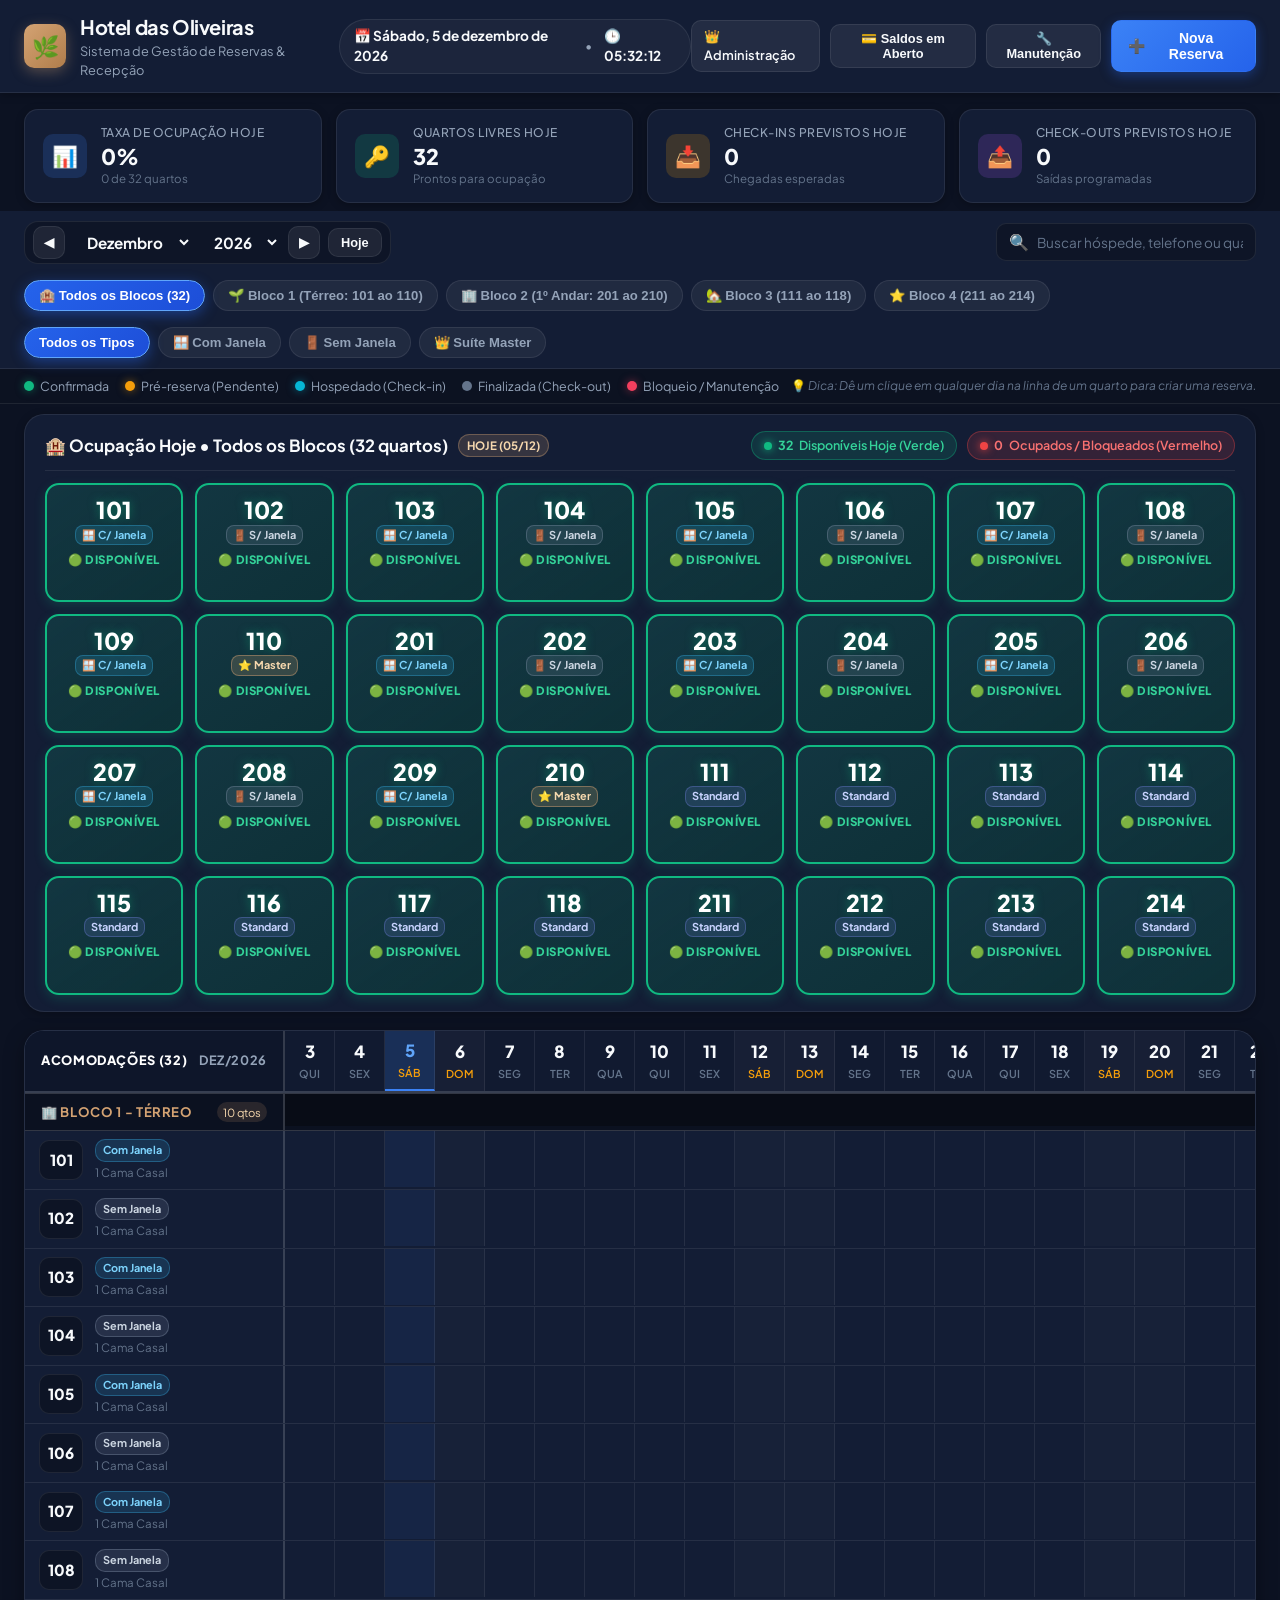
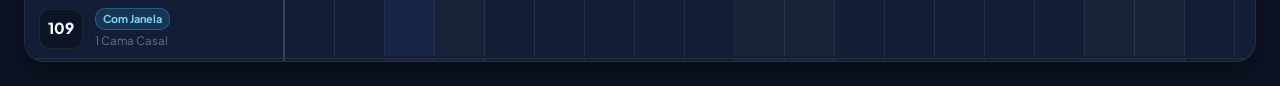
<file: index.html>
<!DOCTYPE html>
<html lang="pt-BR">

<head>
    <meta charset="UTF-8">
    <meta name="viewport" content="width=device-width, initial-scale=1.0">
    <title>Hotel das Oliveiras - Sistema de Gestão e Reservas (PMS)</title>
    <link rel="stylesheet" href="css/main.css">
    <link rel="stylesheet" href="css/timeline.css">
    <link rel="preconnect" href="https://fonts.googleapis.com">
    <link rel="preconnect" href="https://fonts.gstatic.com" crossorigin>
</head>

<body>

    <!-- ==========================================================================
         CABEÇALHO SUPERIOR (NAVBAR)
         ========================================================================== -->
    <header class="top-header">
        <div class="brand-container">
            <div class="brand-icon">🌿</div>
            <div class="brand-info">
                <h1>
                    Hotel das Oliveiras
                </h1>
                <p>Sistema de Gestão de Reservas & Recepção</p>
            </div>
        </div>

        <div class="header-clock-date">
            <span>📅 <strong id="headerCurrentDate">-</strong></span>
            <span>•</span>
            <span>🕒 <strong id="headerCurrentTime">--:--:--</strong></span>
        </div>
        <script>
            (function updateImmediateClock() {
                try {
                    const now = new Date();
                    const d = now.toLocaleDateString('pt-BR', { weekday: 'long', day: 'numeric', month: 'long', year: 'numeric' });
                    const t = now.toLocaleTimeString('pt-BR', { hour: '2-digit', minute: '2-digit', second: '2-digit', hour12: false });
                    const dateEl = document.getElementById('headerCurrentDate');
                    const timeEl = document.getElementById('headerCurrentTime');
                    if (dateEl && d) dateEl.textContent = d.charAt(0).toUpperCase() + d.slice(1);
                    if (timeEl && t) timeEl.textContent = t;
                } catch (e) { }
            })();
        </script>

        <div class="header-actions">
            <a href="admin.html" class="btn btn-secondary btn-sm" id="btnGoToAdmin" title="Acessar painel administrativo do hotel" style="text-decoration: none; display: inline-flex; align-items: center; gap: 4px;">
                👑 Administração
            </a>
            <button type="button" class="btn btn-secondary btn-sm" id="btnOpenReceivables" title="Consultar notas com saldo pendente">
                💳 Saldos em Aberto <span id="headerReceivablesBadge" style="display: none; background: #f59e0b; color: #111827; border-radius: 10px; padding: 1px 6px; font-size: 0.7rem; font-weight: 800; margin-left: 3px;">0</span>
            </button>
            <button class="btn btn-secondary btn-sm" id="btnNewBlock" title="Gestão de manutenção e interdição de quartos">
                🔧 Manutenção <span id="headerMaintenanceBadge" style="display: none; background: #ef4444; color: #fff; border-radius: 10px; padding: 1px 6px; font-size: 0.7rem; font-weight: 800; margin-left: 3px;">0</span>
            </button>
            <button class="btn btn-primary" id="btnNewReservation" onclick="window.openNewReservationWizard()">
                <span>➕</span> Nova Reserva
            </button>
        </div>
    </header>

    <!-- ==========================================================================
         CARDS DE INDICADORES (KPI DASHBOARD DA RECEPÇÃO)
         ========================================================================== -->
    <section class="dashboard-kpi-container" aria-label="Indicadores da Recepção">
        <div class="kpi-card">
            <div class="kpi-icon occupancy">📊</div>
            <div class="kpi-details">
                <span class="kpi-label">Taxa de Ocupação Hoje</span>
                <span class="kpi-value" id="kpiOccupancyRate">0%</span>
                <span class="kpi-subtext" id="kpiOccupancySubtext">0 de 32 quartos</span>
            </div>
        </div>

        <div class="kpi-card">
            <div class="kpi-icon rooms">🔑</div>
            <div class="kpi-details">
                <span class="kpi-label">Quartos Livres Hoje</span>
                <span class="kpi-value" id="kpiAvailableRooms">32</span>
                <span class="kpi-subtext">Prontos para ocupação</span>
            </div>
        </div>

        <div class="kpi-card">
            <div class="kpi-icon checkin">📥</div>
            <div class="kpi-details">
                <span class="kpi-label">Check-ins Previstos Hoje</span>
                <span class="kpi-value" id="kpiCheckInsToday">0</span>
                <span class="kpi-subtext">Chegadas esperadas</span>
            </div>
        </div>

        <div class="kpi-card">
            <div class="kpi-icon checkout">📤</div>
            <div class="kpi-details">
                <span class="kpi-label">Check-outs Previstos Hoje</span>
                <span class="kpi-value" id="kpiCheckOutsToday">0</span>
                <span class="kpi-subtext">Saídas programadas</span>
            </div>
        </div>
    </section>

    <!-- ==========================================================================
         BARRA DE CONTROLE TEMPORAL E FILTROS
         ========================================================================== -->
    <nav class="controls-toolbar" aria-label="Controles do Calendário">
        <div class="date-navigator">
            <button class="btn btn-secondary btn-icon-only btn-sm" id="btnPrevMonth" title="Mês Anterior">◀</button>
            <select id="selectMonth" aria-label="Selecionar Mês">
                <option value="0">Janeiro</option>
                <option value="1">Fevereiro</option>
                <option value="2">Março</option>
                <option value="3">Abril</option>
                <option value="4">Maio</option>
                <option value="5">Junho</option>
                <option value="6">Julho</option>
                <option value="7">Agosto</option>
                <option value="8">Setembro</option>
                <option value="9">Outubro</option>
                <option value="10">Novembro</option>
                <option value="11">Dezembro</option>
            </select>
            <select id="selectYear" aria-label="Selecionar Ano">
                <!-- Preenchido via JS -->
            </select>
            <button class="btn btn-secondary btn-icon-only btn-sm" id="btnNextMonth" title="Próximo Mês">▶</button>
            <button class="btn btn-secondary btn-sm" id="btnToday">Hoje</button>
        </div>

        <div class="search-box">
            <span>🔍</span>
            <input type="text" id="inputSearch" placeholder="Buscar hóspede, telefone ou quarto..." />
        </div>

        <div class="filters-group" id="blockFilters">
            <button type="button" class="filter-btn active" data-block="all" onclick="window.setBlockFilter('all')">
                🏨 Todos os Blocos (32)
            </button>
            <button type="button" class="filter-btn" data-block="bloco-1" onclick="window.setBlockFilter('bloco-1')">
                🌱 Bloco 1 (Térreo: 101 ao 110)
            </button>
            <button type="button" class="filter-btn" data-block="bloco-2" onclick="window.setBlockFilter('bloco-2')">
                🏢 Bloco 2 (1º Andar: 201 ao 210)
            </button>
            <button type="button" class="filter-btn" data-block="bloco-3" onclick="window.setBlockFilter('bloco-3')">
                🏡 Bloco 3 (111 ao 118)
            </button>
            <button type="button" class="filter-btn" data-block="bloco-4" onclick="window.setBlockFilter('bloco-4')">
                ⭐ Bloco 4 (211 ao 214)
            </button>
        </div>

        <div class="filters-group" id="typeFilters">
            <button type="button" class="filter-btn active" data-type="all" onclick="window.setTypeFilter('all')">Todos
                os Tipos</button>
            <button type="button" class="filter-btn" data-type="com_janela"
                onclick="window.setTypeFilter('com_janela')">🪟 Com Janela</button>
            <button type="button" class="filter-btn" data-type="sem_janela"
                onclick="window.setTypeFilter('sem_janela')">🚪 Sem Janela</button>
            <button type="button" class="filter-btn" data-type="suite_master"
                onclick="window.setTypeFilter('suite_master')">👑 Suíte Master</button>
        </div>
    </nav>

    <!-- ==========================================================================
         LEGENDA DE STATUS
         ========================================================================== -->
    <div class="status-legend-bar">
        <div class="legend-items">
            <div class="legend-item">
                <span class="legend-color-dot confirmada"></span>
                <span>Confirmada</span>
            </div>
            <div class="legend-item">
                <span class="legend-color-dot pendente"></span>
                <span>Pré-reserva (Pendente)</span>
            </div>
            <div class="legend-item">
                <span class="legend-color-dot hospedado"></span>
                <span>Hospedado (Check-in)</span>
            </div>
            <div class="legend-item">
                <span class="legend-color-dot finalizada"></span>
                <span>Finalizada (Check-out)</span>
            </div>
            <div class="legend-item">
                <span class="legend-color-dot bloqueio"></span>
                <span>Bloqueio / Manutenção</span>
            </div>
        </div>
        <div style="color: var(--text-muted); font-size: 0.75rem;">
            💡 <em>Dica: Dê um clique em qualquer dia na linha de um quarto para criar uma reserva.</em>
        </div>
    </div>

    <!-- ==========================================================================
         PAINEL DE QUADRADOS DE OCUPAÇÃO RÁPIDA (HOJE)
         Verde = Disponível para Reserva Hoje | Vermelho = Ocupado / Indisponível
         ========================================================================== -->
    <section class="room-status-overview-section" id="roomStatusOverviewSection" aria-label="Status de Ocupação Hoje">
        <div class="room-status-overview-header">
            <div class="overview-title-group">
                <h3 id="roomStatusGridTitle">🏨 Ocupação Hoje • Todos os Blocos</h3>
                <span class="overview-date-badge" id="roomStatusDateBadge">Hoje</span>
            </div>
            <div class="overview-legend-badges">
                <span class="badge-status-pill available">
                    <span class="dot"></span>
                    <strong id="countAvailableToday">0</strong> Disponíveis Hoje (Verde)
                </span>
                <span class="badge-status-pill occupied">
                    <span class="dot"></span>
                    <strong id="countOccupiedToday">0</strong> Ocupados / Bloqueados (Vermelho)
                </span>
            </div>
        </div>

        <div class="rooms-squares-grid" id="roomsSquaresGrid">
            <!-- Preenchido dinamicamente com os quadrados verdes e vermelhos -->
        </div>
    </section>

    <!-- ==========================================================================
         TIMELINE PRINCIPAL (MAPA DE OCUPAÇÃO)
         ========================================================================== -->
    <main class="timeline-section">
        <div class="timeline-wrapper-card">
            <div class="timeline-scroll-container" id="timelineScrollContainer">
                <div class="timeline-table" id="timelineTable">
                    <!-- Gerado dinamicamente via JS -->
                </div>
            </div>
        </div>
    </main>

    <!-- ==========================================================================
         MODAL: NOVA RESERVA / EDITAR RESERVA
         ========================================================================== -->
    <div class="modal-overlay" id="reservationModal" role="dialog" aria-modal="true">
        <div class="modal-card modal-lg">
            <div class="modal-header">
                <div style="display: flex; align-items: center; gap: 10px; flex-wrap: wrap;">
                    <h3 id="modalReservationTitle">➕ Nova Reserva</h3>
                    <span id="badgeModalNota" style="display: none; background: rgba(212, 163, 115, 0.18); color: var(--text-gold); border: 1px solid var(--accent-gold); padding: 3px 10px; border-radius: 8px; font-weight: 800; font-size: 0.85rem; letter-spacing: 0.05em;"></span>
                </div>
                <button class="modal-close-btn" id="btnCloseResModal" aria-label="Fechar">&times;</button>
            </div>

            <form id="reservationForm">
                <input type="hidden" id="resId" />

                <div class="modal-body">
                    <!-- Banner de Informação da Nota quando existente -->
                    <div id="resNotaInfoBanner" style="display: none; background: rgba(212, 163, 115, 0.12); border: 1px solid rgba(212, 163, 115, 0.35); border-radius: 8px; padding: 8px 14px; margin-bottom: 12px; align-items: center; justify-content: space-between;">
                        <span style="font-size: 0.82rem; color: #f1f5f9;">📄 <strong>Número da Nota da Reserva:</strong></span>
                        <span id="displayResNumeroNota" style="font-size: 1rem; font-weight: 800; color: var(--accent-gold); letter-spacing: 0.05em;"></span>
                    </div>

                    <!-- PASSO 1: DATAS DE HOSPEDAGEM -->
                    <div class="wizard-step-banner">
                        <span class="step-badge">1</span>
                        <div class="step-text">
                            <h4>Datas da Estadia Desejada</h4>
                            <p>Informe a data de entrada e saída para verificar os apartamentos livres</p>
                        </div>
                    </div>

                    <div class="form-grid-3">
                        <div class="form-group">
                            <label for="resCheckIn">📅 Data de Check-in (Entrada) <span
                                    class="required">*</span></label>
                            <input type="date" id="resCheckIn" class="form-input" required />
                        </div>

                        <div class="form-group">
                            <label for="resCheckOut">📅 Data de Check-out (Saída) <span
                                    class="required">*</span></label>
                            <input type="date" id="resCheckOut" class="form-input" required />
                        </div>

                        <div class="form-group">
                            <label>🌙 Duração da Estadia</label>
                            <input type="text" id="resNightsDisplay" class="form-input" value="0 noites" readonly
                                style="background: rgba(255,255,255,0.04); font-weight: 700; color: #fbbf24;" />
                        </div>
                    </div>

                    <!-- PASSO 2: ESCOLHA DO APARTAMENTO -->
                    <div class="wizard-step-banner">
                        <span class="step-badge">2</span>
                        <div class="step-text">
                            <h4>Escolha o Apartamento Disponível</h4>
                            <p>Clique em um dos apartamentos verdes (livres nas datas escolhidas)</p>
                        </div>
                    </div>

                    <!-- Abas de Bloco no Modal -->
                    <div class="modal-block-tabs" id="modalBlockTabs">
                        <button type="button" class="modal-block-tab-btn active" data-tab="all"
                            onclick="window.filterModalRooms('all')">Todos (32)</button>
                        <button type="button" class="modal-block-tab-btn" data-tab="bloco-1"
                            onclick="window.filterModalRooms('bloco-1')">Bloco 1 (Térreo)</button>
                        <button type="button" class="modal-block-tab-btn" data-tab="bloco-2"
                            onclick="window.filterModalRooms('bloco-2')">Bloco 2 (1º Andar)</button>
                        <button type="button" class="modal-block-tab-btn" data-tab="bloco-3"
                            onclick="window.filterModalRooms('bloco-3')">Bloco 3</button>
                        <button type="button" class="modal-block-tab-btn" data-tab="bloco-4"
                            onclick="window.filterModalRooms('bloco-4')">Bloco 4</button>
                    </div>

                    <!-- Grade Visual de Seleção dos Apartamentos -->
                    <div class="modal-room-picker-container">
                        <div class="modal-room-picker-grid" id="modalRoomPickerGrid">
                            <!-- Preenchido dinamicamente via JS com apartamentos disponíveis em verde -->
                        </div>
                    </div>

                    <div class="form-grid-3" style="margin-top: 4px;">
                        <div class="form-group">
                            <label for="resQuarto">Apartamento Selecionado <span class="required">*</span></label>
                            <select id="resQuarto" class="form-select" required>
                                <!-- Preenchido dinamicamente com os 32 quartos organizados por bloco -->
                            </select>
                        </div>

                        <div class="form-group">
                            <label for="resStatus">Status da Reserva <span class="required">*</span></label>
                            <select id="resStatus" class="form-select" required>
                                <option value="confirmada">🟢 Confirmada</option>
                                <option value="pendente">🟡 Pré-reserva (Pendente)</option>
                                <option value="hospedado">🔵 Hospedado (Check-in Ativo)</option>
                                <option value="finalizada">⚪ Check-out Realizado</option>
                                <option value="bloqueio">🔴 Bloqueio / Manutenção</option>
                                <option value="cancelada">✕ Cancelada</option>
                            </select>
                        </div>

                        <div class="form-group">
                            <label>Valor da Diária (Pré-definido)</label>
                            <input type="hidden" id="resDiaria" value="0" />
                            <div id="resDiariaDisplay" style="background: rgba(212, 163, 115, 0.1); border: 1px solid rgba(212, 163, 115, 0.35); border-radius: var(--radius-md); padding: 8px 12px; display: flex; align-items: center; justify-content: space-between; min-height: 42px;">
                                <span id="displayDiariaValor" style="font-weight: 800; font-size: 1.05rem; color: var(--accent-gold);">R$ 0,00</span>
                                <span id="displayDiariaInfo" style="font-size: 0.72rem; color: var(--text-muted); font-weight: 600;">(Fixado p/ pessoa)</span>
                            </div>
                        </div>
                    </div>

                    <!-- PASSO 3: DADOS DO HÓSPEDE -->
                    <div class="wizard-step-banner">
                        <span class="step-badge">3</span>
                        <div class="step-text">
                            <h4>Dados do Hóspede Titular & Pagamento</h4>
                            <p>Preencha os dados de contato e financeiro para confirmar</p>
                        </div>
                    </div>

                    <!-- Dados do Hóspede -->
                    <div class="form-grid-2">
                        <div class="form-group">
                            <label for="resNome">Nome do Hóspede Titular <span class="required">*</span></label>
                            <input type="text" id="resNome" class="form-input" placeholder="Ex: Maria das Graças"
                                required />
                        </div>

                        <div class="form-group">
                            <label for="resTelefone">WhatsApp / Telefone <span class="required">*</span></label>
                            <input type="tel" id="resTelefone" class="form-input" placeholder="(00) 00000-0000"
                                required />
                        </div>
                    </div>

                    <div class="form-grid-3">
                        <div class="form-group">
                            <label for="resCpf">CPF / Documento</label>
                            <input type="text" id="resCpf" class="form-input" placeholder="000.000.000-00" />
                        </div>

                        <div class="form-group">
                            <label for="resCidade">Cidade de Origem</label>
                            <input type="text" id="resCidade" class="form-input" placeholder="Ex: Campinas - SP" />
                        </div>

                        <div class="form-group">
                            <label>Hóspedes (Adultos / Crianças)</label>
                            <div style="display: flex; gap: 8px;">
                                <input type="number" id="resAdultos" class="form-input" min="1" max="6" value="2"
                                    title="Adultos" />
                                <input type="number" id="resCriancas" class="form-input" min="0" max="5" value="0"
                                    title="Crianças" />
                            </div>
                        </div>
                    </div>

                    <!-- Financeiro -->
                    <div class="form-grid-3">
                        <div class="form-group">
                            <label for="resValorTotal">Valor Total Estadia (R$)</label>
                            <input type="number" id="resValorTotal" class="form-input" min="0" step="any" placeholder="0,00 (calculado ou manual)" />
                        </div>

                        <div class="form-group">
                            <label for="resValorPago">Valor Pago / Entrada (R$)</label>
                            <input type="number" id="resValorPago" class="form-input" min="0" step="10" value="0" />
                            <small id="resValorPagoHint" style="color: var(--text-muted);">Para novas reservas, esse valor será registrado como recebido hoje.</small>
                        </div>

                        <div class="form-group">
                            <label for="resFormaPagamento">Forma de Pagamento</label>
                            <select id="resFormaPagamento" class="form-select">
                                <option value="PIX">PIX</option>
                                <option value="Cartão de Crédito">Cartão de Crédito</option>
                                <option value="Cartão de Débito">Cartão de Débito</option>
                                <option value="Dinheiro">Dinheiro</option>
                                <option value="Transferência">Transferência Bancária</option>
                                <option value="Pendente">Aguardando Pagamento</option>
                            </select>
                        </div>
                    </div>

                    <!-- Resumo Financeiro Automático -->
                    <div class="financial-summary-card">
                        <div class="financial-item">
                            <span class="label">Total Geral</span>
                            <span class="amount" id="summaryTotal">R$ 0,00</span>
                        </div>
                        <div class="financial-item">
                            <span class="label">Total Pago</span>
                            <span class="amount paid" id="summaryPaid">R$ 0,00</span>
                        </div>
                        <div class="financial-item">
                            <span class="label">Saldo a Receber</span>
                            <span class="amount due" id="summaryDue">R$ 0,00</span>
                        </div>
                    </div>

                    <!-- Observações -->
                    <div class="form-group">
                        <label for="resObs">Observações / Pedidos Especiais</label>
                        <textarea id="resObs" class="form-textarea"
                            placeholder="Ex: Cama de casal + berço extra, chegada tardia, restrições alimentares..."></textarea>
                    </div>
                </div>

                <div class="modal-footer">
                    <div style="display: flex; gap: 8px;">
                        <button type="button" class="btn btn-danger btn-sm" id="btnDeleteReservation"
                            style="display: none;">
                            🗑️ Excluir
                        </button>
                        <button type="button" class="btn btn-secondary btn-sm" id="btnGenerateVoucher"
                            style="display: none;">
                            🧾 Ver Voucher
                        </button>
                    </div>

                    <div style="display: flex; gap: 10px;">
                        <button type="button" class="btn btn-secondary" id="btnCancelModal">Cancelar</button>
                        <button type="button" class="btn btn-gold" id="btnQuickCheckIn" style="display: none;">
                            🏨 Fazer Check-in
                        </button>
                        <button type="button" class="btn btn-primary" id="btnQuickCheckOut" style="display: none;">
                            🏁 Fazer Check-out
                        </button>
                        <button type="submit" class="btn btn-primary" id="btnSaveReservation">
                            💾 Salvar Reserva
                        </button>
                    </div>
                </div>
            </form>
        </div>
    </div>

    <!-- ==========================================================================
         MODAL: GESTÃO DE MANUTENÇÃO DE APARTAMENTOS (BLOQUEIOS / LIBERAÇÕES)
         ========================================================================== -->
    <div class="modal-overlay" id="blockModal" role="dialog" aria-modal="true">
        <div class="modal-card modal-md">
            <div class="modal-header">
                <h3 id="blockModalTitle">🔧 Gestão de Manutenção de Apartamentos</h3>
                <button class="modal-close-btn" id="btnCloseBlockModal">&times;</button>
            </div>

            <!-- Abas do Modal: Interditar / Lista Ativa -->
            <div class="maintenance-tabs-bar">
                <button type="button" class="maintenance-tab-btn active" id="tabBtnNewBlock">
                    ➕ Interditar / Editar
                </button>
                <button type="button" class="maintenance-tab-btn" id="tabBtnActiveBlocks">
                    📋 Em Manutenção (<span id="countActiveBlocksBadge">0</span>)
                </button>
            </div>

            <!-- Painel 1: Formulário de Interdição / Edição -->
            <div id="blockFormPanel">
                <form id="blockForm">
                    <input type="hidden" id="blockId" value="" />
                    <div class="modal-body">
                        <!-- Alerta contextual quando estiver gerenciando quarto já bloqueado -->
                        <div id="blockActiveBanner" style="display: none; background: rgba(239, 68, 68, 0.15); border: 1px solid #ef4444; border-radius: 8px; padding: 10px 14px; margin-bottom: 14px; font-size: 0.8rem; color: #fca5a5;">
                            ⚠️ <strong>Este quarto está interditado para manutenção.</strong> Você pode ajustar os dados abaixo ou liberá-lo imediatamente para reservas.
                        </div>

                        <div class="form-grid-2">
                            <div class="form-group">
                                <label for="blockQuarto">Quarto a ser Interditado <span class="required">*</span></label>
                                <select id="blockQuarto" class="form-select" required></select>
                            </div>

                            <div class="form-group">
                                <label for="blockCategoria">Tipo de Serviço / Problema <span class="required">*</span></label>
                                <select id="blockCategoria" class="form-select">
                                    <option value="❄️ Ar Condicionado">❄️ Ar Condicionado</option>
                                    <option value="💧 Hidráulica / Vazamento">💧 Hidráulica / Vazamento</option>
                                    <option value="⚡ Elétrica / Iluminação">⚡ Elétrica / Iluminação</option>
                                    <option value="🎨 Pintura / Reforma">🎨 Pintura / Reforma</option>
                                    <option value="🛏️ Mobília / Colchão">🛏️ Mobília / Colchão</option>
                                    <option value="🧹 Limpeza Pesada">🧹 Limpeza Pesada</option>
                                    <option value="🚪 Fechaduras e Portas">🚪 Fechaduras e Portas</option>
                                    <option value="🔧 Manutenção Geral" selected>🔧 Manutenção Geral</option>
                                </select>
                            </div>
                        </div>

                        <div class="form-group">
                            <label for="blockMotivo">Descrição do Problema / Serviço <span class="required">*</span></label>
                            <input type="text" id="blockMotivo" class="form-input"
                                placeholder="Ex: Vazamento no chuveiro, troca de peça necessária" required />
                        </div>

                        <div class="form-grid-2">
                            <div class="form-group">
                                <label for="blockCheckIn">Data de Início da Manutenção <span class="required">*</span></label>
                                <input type="date" id="blockCheckIn" class="form-input" required />
                            </div>
                            <div class="form-group">
                                <label for="blockCheckOut">Previsão de Conclusão (Check-out) <span class="required">*</span></label>
                                <input type="date" id="blockCheckOut" class="form-input" required />
                            </div>
                        </div>

                        <div class="form-group">
                            <label for="blockTecnico">Responsável Técnico / Prestador (Opcional)</label>
                            <input type="text" id="blockTecnico" class="form-input"
                                placeholder="Ex: Eletricista Marcos / Empresa Refrigeração Silva" />
                        </div>
                    </div>

                    <div class="modal-footer" style="display: flex; justify-content: space-between; align-items: center; flex-wrap: wrap; gap: 8px;">
                        <button type="button" class="btn btn-danger" id="btnDeleteBlock" style="display: none;">
                            🔓 Liberar Quarto (Concluir Manutenção)
                        </button>
                        <div style="display: flex; gap: 8px; margin-left: auto;">
                            <button type="button" class="btn btn-secondary" id="btnCancelBlockModal">Cancelar</button>
                            <button type="submit" class="btn btn-primary" id="btnSubmitBlock">🔒 Confirmar Interdição</button>
                        </div>
                    </div>
                </form>
            </div>

            <!-- Painel 2: Lista de Quartos Atualmente em Manutenção -->
            <div id="blockActiveListPanel" style="display: none;">
                <div class="modal-body" style="max-height: 380px; overflow-y: auto;">
                    <div id="activeBlocksListContainer">
                        <!-- Preenchido dinamicamente via JS -->
                    </div>
                </div>
                <div class="modal-footer" style="justify-content: flex-end;">
                    <button type="button" class="btn btn-secondary" id="btnCloseActiveBlocksPanel">Fechar</button>
                </div>
            </div>
        </div>
    </div>

    <!-- ==========================================================================
         MODAL: NOTAS COM SALDO EM ABERTO
         ========================================================================== -->
    <div class="modal-overlay" id="receivablesModal" role="dialog" aria-modal="true" aria-labelledby="receivablesTitle">
        <div class="modal-card modal-lg">
            <div class="modal-header">
                <div>
                    <h3 id="receivablesTitle">💳 Notas com Saldo em Aberto</h3>
                    <p style="margin: 4px 0 0; color: var(--text-secondary); font-size: 0.82rem;">
                        Os saldos permanecem aqui até o pagamento total da nota.
                    </p>
                </div>
                <button type="button" class="modal-close-btn" id="btnCloseReceivables">&times;</button>
            </div>
            <div class="modal-body" style="max-height: 65vh; overflow-y: auto;">
                <div style="display: grid; grid-template-columns: repeat(auto-fit, minmax(210px, 1fr)); gap: 12px; align-items: end; margin-bottom: 14px;">
                    <div class="form-group" style="margin: 0;">
                        <label for="receivablesNoteSearch">Pesquisar pela numeração da nota</label>
                        <input type="search" id="receivablesNoteSearch" class="form-input" placeholder="Ex.: NF-1001" />
                    </div>
                    <div class="form-group" style="margin: 0;">
                        <label for="receivablesDateFilter">Selecionar data da hospedagem ou recebimento</label>
                        <input type="date" id="receivablesDateFilter" class="form-input" />
                    </div>
                    <button type="button" class="btn btn-secondary" id="btnClearReceivablesFilters">Limpar filtros</button>
                </div>
                <p id="receivablesResultCount" style="font-size: 0.8rem; color: var(--text-muted); margin: 0 0 12px;"></p>
                <div id="receivablesList"></div>
            </div>
            <div class="modal-footer" style="justify-content: flex-end;">
                <button type="button" class="btn btn-secondary" id="btnCloseReceivablesFooter">Fechar</button>
            </div>
        </div>
    </div>

    <!-- ==========================================================================
         MODAL: REGISTRAR PAGAMENTO NA RECEPÇÃO
         ========================================================================== -->
    <div class="modal-overlay" id="receptionPaymentModal" role="dialog" aria-modal="true" aria-labelledby="receptionPaymentTitle">
        <div class="modal-card modal-sm">
            <div class="modal-header">
                <h3 id="receptionPaymentTitle">💳 Registrar Pagamento</h3>
                <button type="button" class="modal-close-btn" id="btnCloseReceptionPayment">&times;</button>
            </div>
            <form id="receptionPaymentForm">
                <div class="modal-body">
                    <p id="receptionPaymentReservation" style="color: var(--text-secondary);"></p>
                    <div class="form-group">
                        <label for="receptionPaymentDate">Data do recebimento</label>
                        <input type="date" id="receptionPaymentDate" class="form-input" required />
                    </div>
                    <div class="form-group">
                        <label for="receptionPaymentAmount">Valor recebido (R$)</label>
                        <input type="number" id="receptionPaymentAmount" class="form-input" min="0.01" step="0.01" required />
                        <small id="receptionPaymentBalance" style="color: var(--text-muted);"></small>
                        <small id="receptionPaymentLegacyBalance" style="display: block; color: var(--text-muted); margin-top: 6px;"></small>
                    </div>
                    <div class="form-group">
                        <label for="receptionPaymentMethod">Forma de pagamento</label>
                        <select id="receptionPaymentMethod" class="form-select" required>
                            <option value="PIX">PIX</option>
                            <option value="Cartão de Crédito">Cartão de Crédito</option>
                            <option value="Cartão de Débito">Cartão de Débito</option>
                            <option value="Dinheiro">Dinheiro</option>
                            <option value="Transferência">Transferência Bancária</option>
                        </select>
                    </div>
                    <div id="receptionPaymentHistory" style="font-size: 0.8rem; color: var(--text-secondary);"></div>
                </div>
                <div class="modal-footer" style="justify-content: flex-end; gap: 8px; flex-wrap: wrap;">
                    <button type="button" class="btn btn-secondary" id="btnCancelReceptionPayment">Cancelar</button>
                    <button type="button" class="btn btn-secondary" id="btnAssignReceptionLegacyPayment" hidden>Associar pagamento anterior</button>
                    <button type="submit" class="btn btn-primary">Salvar pagamento</button>
                </div>
            </form>
        </div>
    </div>

    <!-- ==========================================================================
         MODAL: VOUCHER / COMPROVANTE DE RESERVA
         ========================================================================== -->
    <div class="modal-overlay" id="voucherModal" role="dialog" aria-modal="true">
        <div class="modal-card modal-lg">
            <div class="modal-header no-print">
                <h3>🧾 Comprovante de Reserva / Voucher</h3>
                <button class="modal-close-btn" id="btnCloseVoucherModal">&times;</button>
            </div>
            <div class="modal-body">
                <div class="voucher-print-container" id="voucherContent">
                    <!-- Conteúdo renderizado pelo JS -->
                </div>
            </div>
            <div class="modal-footer no-print" style="justify-content: space-between;">
                <button type="button" class="btn btn-secondary" id="btnCopyWhatsApp">
                    📲 Copiar Texto para WhatsApp
                </button>
                <div style="display: flex; gap: 10px;">
                    <button type="button" class="btn btn-secondary" id="btnCloseVoucherBtn">Fechar</button>
                    <button type="button" class="btn btn-primary" id="btnPrintVoucher">
                        🖨️ Imprimir Voucher
                    </button>
                </div>
            </div>
        </div>
    </div>

    <!-- Tooltip flutuante de detalhes da reserva -->
    <div class="reservation-tooltip" id="resTooltip"></div>

    <!-- Notificações Toast -->
    <div class="toast-container" id="toastContainer"></div>

    <!-- Scripts da Aplicação (Funciona direto com duplo clique no navegador) -->
    <script src="js/rooms.js"></script>
    <script src="js/storage.js"></script>
    <script src="js/reservations.js"></script>
    <script src="js/app.js"></script>
</body>

</html>
</file>
<file: css/main.css>
/* ==========================================================================
   DESIGN SYSTEM - SISTEMA POUSADA (PMS RECEPÇÃO)
   Estilo Moderno, Sofisticado e Otimizado para Operação Rápida
   ========================================================================== */

@import url('https://fonts.googleapis.com/css2?family=Plus+Jakarta+Sans:wght@300;400;500;600;700;800&display=swap');

:root {
    /* Paleta Principal Sofisticada */
    --bg-main: #0c1222;
    --bg-surface: #131d35;
    --bg-surface-elevated: #1a2747;
    --bg-card: rgba(26, 39, 71, 0.7);
    --bg-card-hover: rgba(35, 52, 94, 0.85);

    /* Cores de Destaque */
    --accent-gold: #d4a373;
    --accent-gold-light: #faedcd;
    --accent-primary: #3b82f6;
    --accent-primary-hover: #2563eb;

    /* Status de Reservas */
    --color-confirmada: #10b981;
    --color-confirmada-bg: rgba(16, 185, 129, 0.15);
    --color-confirmada-border: rgba(16, 185, 129, 0.4);

    --color-pendente: #f59e0b;
    --color-pendente-bg: rgba(245, 158, 11, 0.15);
    --color-pendente-border: rgba(245, 158, 11, 0.4);

    --color-hospedado: #06b6d4;
    --color-hospedado-bg: rgba(6, 182, 212, 0.18);
    --color-hospedado-border: rgba(6, 182, 212, 0.45);

    --color-finalizada: #64748b;
    --color-finalizada-bg: rgba(100, 116, 139, 0.15);
    --color-finalizada-border: rgba(100, 116, 139, 0.3);

    --color-bloqueio: #f43f5e;
    --color-bloqueio-bg: rgba(244, 63, 94, 0.2);
    --color-bloqueio-border: rgba(244, 63, 94, 0.45);

    /* Textos */
    --text-primary: #f8fafc;
    --text-secondary: #94a3b8;
    --text-muted: #64748b;
    --text-gold: #f6d8ae;

    /* Bordas e Sombras */
    --border-subtle: rgba(255, 255, 255, 0.08);
    --border-highlight: rgba(255, 255, 255, 0.16);
    --shadow-sm: 0 2px 8px rgba(0, 0, 0, 0.25);
    --shadow-md: 0 6px 20px rgba(0, 0, 0, 0.35);
    --shadow-lg: 0 12px 36px rgba(0, 0, 0, 0.5);
    --glass-blur: blur(12px);

    /* Raios de Borda */
    --radius-sm: 6px;
    --radius-md: 10px;
    --radius-lg: 14px;
    --radius-xl: 20px;
}

/* Reset Global */
*, *::before, *::after {
    box-sizing: border-box;
    margin: 0;
    padding: 0;
}

body {
    font-family: 'Plus Jakarta Sans', -apple-system, BlinkMacSystemFont, sans-serif;
    background-color: var(--bg-main);
    color: var(--text-primary);
    min-height: 100vh;
    display: flex;
    flex-direction: column;
    overflow-x: hidden;
    line-height: 1.5;
    -webkit-font-smoothing: antialiased;
}

/* ==========================================================================
   CABEÇALHO PRINCIPAL (TOP NAVBAR)
   ========================================================================== */
.top-header {
    background: var(--bg-surface);
    border-bottom: 1px solid var(--border-subtle);
    padding: 12px 24px;
    display: flex;
    align-items: center;
    justify-content: space-between;
    position: sticky;
    top: 0;
    z-index: 100;
    box-shadow: var(--shadow-sm);
    backdrop-filter: var(--glass-blur);
}

.brand-container {
    display: flex;
    align-items: center;
    gap: 14px;
}

.brand-icon {
    width: 44px;
    height: 44px;
    background: linear-gradient(135deg, #d4a373 0%, #b07d4b 100%);
    border-radius: var(--radius-md);
    display: flex;
    align-items: center;
    justify-content: center;
    font-size: 22px;
    box-shadow: 0 4px 14px rgba(212, 163, 115, 0.35);
}

.brand-info h1 {
    font-size: 1.25rem;
    font-weight: 700;
    letter-spacing: -0.02em;
    color: var(--text-primary);
    display: flex;
    align-items: center;
    gap: 8px;
}

.brand-info h1 span.badge-pousada {
    font-size: 0.7rem;
    background: rgba(212, 163, 115, 0.2);
    color: var(--accent-gold);
    border: 1px solid rgba(212, 163, 115, 0.4);
    padding: 2px 7px;
    border-radius: 20px;
    text-transform: uppercase;
    letter-spacing: 0.05em;
}

.brand-info p {
    font-size: 0.8rem;
    color: var(--text-secondary);
}

.header-clock-date {
    display: flex;
    align-items: center;
    gap: 12px;
    background: rgba(255, 255, 255, 0.04);
    border: 1px solid var(--border-subtle);
    padding: 6px 14px;
    border-radius: 30px;
    font-size: 0.85rem;
    color: var(--text-secondary);
}

.header-clock-date strong {
    color: var(--text-primary);
}

.header-actions {
    display: flex;
    align-items: center;
    gap: 10px;
}

/* ==========================================================================
   BOTÕES E AÇÕES RÁPIDAS
   ========================================================================== */
.btn {
    display: inline-flex;
    align-items: center;
    justify-content: center;
    gap: 8px;
    padding: 9px 16px;
    font-size: 0.875rem;
    font-weight: 600;
    border-radius: var(--radius-md);
    cursor: pointer;
    border: 1px solid transparent;
    transition: all 0.2s ease;
    text-decoration: none;
    user-select: none;
}

.btn-primary {
    background: linear-gradient(135deg, #3b82f6 0%, #2563eb 100%);
    color: #ffffff;
    box-shadow: 0 4px 12px rgba(37, 99, 235, 0.35);
}
.btn-primary:hover {
    background: linear-gradient(135deg, #60a5fa 0%, #3b82f6 100%);
    transform: translateY(-1px);
    box-shadow: 0 6px 16px rgba(37, 99, 235, 0.45);
}

.btn-gold {
    background: linear-gradient(135deg, #d4a373 0%, #b07d4b 100%);
    color: #1e1b18;
    box-shadow: 0 4px 12px rgba(212, 163, 115, 0.35);
}
.btn-gold:hover {
    background: linear-gradient(135deg, #e3b789 0%, #bd8a58 100%);
    transform: translateY(-1px);
}

.btn-secondary {
    background: rgba(255, 255, 255, 0.07);
    color: var(--text-primary);
    border-color: var(--border-subtle);
}
.btn-secondary:hover {
    background: rgba(255, 255, 255, 0.12);
    border-color: var(--border-highlight);
    transform: translateY(-1px);
}

.btn-danger {
    background: rgba(244, 63, 94, 0.15);
    color: #fda4af;
    border-color: rgba(244, 63, 94, 0.3);
}
.btn-danger:hover {
    background: rgba(244, 63, 94, 0.25);
    color: #fff;
}

.btn-sm {
    padding: 6px 12px;
    font-size: 0.8rem;
}

.btn-icon-only {
    padding: 8px 10px;
}

/* ==========================================================================
   CARDS DE STATUS / KPI DASHBOARD
   ========================================================================== */
.dashboard-kpi-container {
    padding: 16px 24px 8px;
    display: grid;
    grid-template-columns: repeat(auto-fit, minmax(200px, 1fr));
    gap: 14px;
}

.kpi-card {
    background: var(--bg-surface);
    border: 1px solid var(--border-subtle);
    border-radius: var(--radius-lg);
    padding: 14px 18px;
    display: flex;
    align-items: center;
    gap: 14px;
    transition: all 0.2s ease;
    box-shadow: var(--shadow-sm);
}

.kpi-card:hover {
    border-color: var(--border-highlight);
    transform: translateY(-2px);
    box-shadow: var(--shadow-md);
}

.kpi-icon {
    width: 44px;
    height: 44px;
    border-radius: var(--radius-md);
    display: flex;
    align-items: center;
    justify-content: center;
    font-size: 1.3rem;
    flex-shrink: 0;
}

.kpi-icon.occupancy { background: rgba(59, 130, 246, 0.18); color: #60a5fa; }
.kpi-icon.rooms { background: rgba(16, 185, 129, 0.18); color: #34d399; }
.kpi-icon.checkin { background: rgba(245, 158, 11, 0.18); color: #fbbf24; }
.kpi-icon.checkout { background: rgba(168, 85, 247, 0.18); color: #c084fc; }
.kpi-icon.revenue { background: rgba(212, 163, 115, 0.2); color: #f6d8ae; }

.kpi-details {
    display: flex;
    flex-direction: column;
}

.kpi-label {
    font-size: 0.75rem;
    font-weight: 500;
    color: var(--text-secondary);
    text-transform: uppercase;
    letter-spacing: 0.04em;
}

.kpi-value {
    font-size: 1.35rem;
    font-weight: 800;
    color: var(--text-primary);
    line-height: 1.2;
    margin-top: 2px;
}

.kpi-subtext {
    font-size: 0.72rem;
    color: var(--text-muted);
}

/* ==========================================================================
   BARRA DE FERRAMENTAS & NAVEGAÇÃO TEMPORAL (MÊS/ANO + FILTROS)
   ========================================================================== */
.controls-toolbar {
    padding: 10px 24px;
    background: var(--bg-surface);
    border-bottom: 1px solid var(--border-subtle);
    display: flex;
    flex-wrap: wrap;
    align-items: center;
    justify-content: space-between;
    gap: 16px;
    z-index: 90;
}

.date-navigator {
    display: flex;
    align-items: center;
    gap: 8px;
    background: rgba(0, 0, 0, 0.25);
    padding: 4px 8px;
    border-radius: var(--radius-lg);
    border: 1px solid var(--border-subtle);
}

.date-navigator select {
    background: transparent;
    color: var(--text-primary);
    border: none;
    font-size: 0.95rem;
    font-weight: 700;
    padding: 6px 10px;
    cursor: pointer;
    outline: none;
    font-family: inherit;
}

.date-navigator select option {
    background: #131d35;
    color: #fff;
}

.search-box {
    display: flex;
    align-items: center;
    background: rgba(0, 0, 0, 0.25);
    border: 1px solid var(--border-subtle);
    border-radius: var(--radius-md);
    padding: 6px 12px;
    gap: 8px;
    min-width: 260px;
}

.search-box input {
    background: transparent;
    border: none;
    outline: none;
    color: var(--text-primary);
    font-size: 0.85rem;
    width: 100%;
    font-family: inherit;
}

.search-box input::placeholder {
    color: var(--text-muted);
}

.filters-group {
    display: flex;
    align-items: center;
    gap: 8px;
    flex-wrap: wrap;
}

.filter-btn {
    background: rgba(255, 255, 255, 0.06);
    border: 1px solid var(--border-subtle);
    color: var(--text-secondary);
    padding: 7px 14px;
    border-radius: 20px;
    font-size: 0.82rem;
    font-weight: 600;
    cursor: pointer;
    transition: all 0.2s ease;
    display: inline-flex;
    align-items: center;
    gap: 6px;
    user-select: none;
}

.filter-btn:hover {
    color: var(--text-primary);
    background: rgba(255, 255, 255, 0.12);
    border-color: var(--border-highlight);
    transform: translateY(-1px);
}

.filter-btn.active {
    background: linear-gradient(135deg, #2563eb 0%, #1d4ed8 100%) !important;
    border-color: #60a5fa !important;
    color: #ffffff !important;
    font-weight: 700 !important;
    box-shadow: 0 4px 14px rgba(37, 99, 235, 0.45);
}

/* ==========================================================================
   PAINEL DE QUADRADOS DE OCUPAÇÃO RÁPIDA (HOJE)
   ========================================================================== */
.room-status-overview-section {
    margin: 10px 24px 6px;
    background: var(--bg-surface);
    border: 1px solid var(--border-subtle);
    border-radius: var(--radius-xl);
    padding: 16px 20px;
    box-shadow: var(--shadow-sm);
    display: flex;
    flex-direction: column;
    gap: 12px;
}

.room-status-overview-header {
    display: flex;
    align-items: center;
    justify-content: space-between;
    flex-wrap: wrap;
    gap: 12px;
    border-bottom: 1px solid var(--border-subtle);
    padding-bottom: 10px;
}

.overview-title-group {
    display: flex;
    align-items: center;
    gap: 10px;
}

.overview-title-group h3 {
    font-size: 1.05rem;
    font-weight: 700;
    color: var(--text-primary);
}

.overview-date-badge {
    background: rgba(212, 163, 115, 0.18);
    color: var(--text-gold);
    border: 1px solid rgba(212, 163, 115, 0.35);
    font-size: 0.72rem;
    font-weight: 700;
    padding: 2px 8px;
    border-radius: 12px;
    text-transform: uppercase;
}

.overview-legend-badges {
    display: flex;
    align-items: center;
    gap: 10px;
    flex-wrap: wrap;
}

.badge-status-pill {
    display: inline-flex;
    align-items: center;
    gap: 6px;
    font-size: 0.78rem;
    padding: 4px 12px;
    border-radius: 20px;
    font-weight: 600;
}

.badge-status-pill.available {
    background: rgba(16, 185, 129, 0.15);
    color: #34d399;
    border: 1px solid rgba(16, 185, 129, 0.35);
}

.badge-status-pill.available .dot {
    width: 8px;
    height: 8px;
    border-radius: 50%;
    background: #10b981;
    box-shadow: 0 0 8px #10b981;
}

.badge-status-pill.occupied {
    background: rgba(239, 68, 68, 0.15);
    color: #f87171;
    border: 1px solid rgba(239, 68, 68, 0.35);
}

.badge-status-pill.occupied .dot {
    width: 8px;
    height: 8px;
    border-radius: 50%;
    background: #ef4444;
    box-shadow: 0 0 8px #ef4444;
}

/* Grade dos Quadrados dos Apartamentos */
.rooms-squares-grid {
    display: grid;
    grid-template-columns: repeat(auto-fill, minmax(130px, 1fr));
    gap: 12px;
}

.room-square-card {
    border-radius: var(--radius-lg);
    padding: 12px 10px;
    display: flex;
    flex-direction: column;
    align-items: center;
    text-align: center;
    cursor: pointer;
    position: relative;
    transition: all 0.2s cubic-bezier(0.16, 1, 0.3, 1);
    user-select: none;
    overflow: hidden;
}

.room-square-card:hover {
    transform: translateY(-3px) scale(1.02);
}

/* Quadrado Verde: Disponível para reserva */
.room-square-card.available {
    background: linear-gradient(145deg, rgba(16, 185, 129, 0.16) 0%, rgba(6, 78, 59, 0.4) 100%);
    border: 2px solid #10b981;
    box-shadow: 0 4px 12px rgba(16, 185, 129, 0.2);
}

.room-square-card.available:hover {
    box-shadow: 0 8px 24px rgba(16, 185, 129, 0.45);
    border-color: #34d399;
}

/* Quadrado Vermelho: Ocupado / Indisponível */
.room-square-card.occupied {
    background: linear-gradient(145deg, rgba(239, 68, 68, 0.2) 0%, rgba(127, 29, 29, 0.4) 100%);
    border: 2px solid #ef4444;
    box-shadow: 0 4px 12px rgba(239, 68, 68, 0.2);
}

.room-square-card.occupied:hover {
    box-shadow: 0 8px 24px rgba(239, 68, 68, 0.45);
    border-color: #f87171;
}

.room-square-number {
    font-size: 1.45rem;
    font-weight: 800;
    line-height: 1.1;
    margin-bottom: 2px;
}

.room-square-card.available .room-square-number {
    color: #ffffff;
    text-shadow: 0 0 10px rgba(16, 185, 129, 0.5);
}

.room-square-card.occupied .room-square-number {
    color: #ffffff;
    text-shadow: 0 0 10px rgba(239, 68, 68, 0.5);
}

.room-square-category {
    font-size: 0.68rem;
    font-weight: 700;
    padding: 1px 6px;
    border-radius: 8px;
    margin-bottom: 6px;
}

.room-square-status-text {
    font-size: 0.72rem;
    font-weight: 800;
    text-transform: uppercase;
    letter-spacing: 0.05em;
    display: flex;
    align-items: center;
    gap: 4px;
}

.room-square-card.available .room-square-status-text {
    color: #34d399;
}

.room-square-card.occupied .room-square-status-text {
    color: #fca5a5;
}

.room-square-sub {
    font-size: 0.7rem;
    color: var(--text-muted);
    margin-top: 3px;
    white-space: nowrap;
    overflow: hidden;
    text-overflow: ellipsis;
    max-width: 100%;
}

.room-square-card.occupied .room-square-sub {
    color: #fecaca;
    font-weight: 600;
}

/* ==========================================================================
   LEGENDA DE STATUS
   ========================================================================== */
.status-legend-bar {
    padding: 8px 24px;
    background: rgba(12, 18, 34, 0.85);
    border-bottom: 1px solid var(--border-subtle);
    display: flex;
    align-items: center;
    justify-content: space-between;
    flex-wrap: wrap;
    gap: 12px;
    font-size: 0.78rem;
}

.legend-items {
    display: flex;
    align-items: center;
    gap: 16px;
    flex-wrap: wrap;
}

.legend-item {
    display: flex;
    align-items: center;
    gap: 6px;
    color: var(--text-secondary);
}

.legend-color-dot {
    width: 10px;
    height: 10px;
    border-radius: 50%;
}

.legend-color-dot.confirmada { background: var(--color-confirmada); box-shadow: 0 0 8px rgba(16,185,129,0.5); }
.legend-color-dot.pendente { background: var(--color-pendente); box-shadow: 0 0 8px rgba(245,158,11,0.5); }
.legend-color-dot.hospedado { background: var(--color-hospedado); box-shadow: 0 0 8px rgba(6,182,212,0.5); }
.legend-color-dot.finalizada { background: var(--color-finalizada); }
.legend-color-dot.bloqueio { background: var(--color-bloqueio); box-shadow: 0 0 8px rgba(244,63,94,0.5); }

/* ==========================================================================
   MODAIS E FORMULÁRIOS
   ========================================================================== */
.modal-overlay {
    position: fixed;
    inset: 0;
    background: rgba(0, 0, 0, 0.75);
    backdrop-filter: var(--glass-blur);
    display: none;
    align-items: center;
    justify-content: center;
    z-index: 1000;
    padding: 16px;
    animation: fadeIn 0.2s ease-out;
}

.modal-overlay.active {
    display: flex;
}

@keyframes fadeIn {
    from { opacity: 0; transform: scale(0.98); }
    to { opacity: 1; transform: scale(1); }
}

.modal-card {
    background: var(--bg-surface);
    border: 1px solid var(--border-highlight);
    border-radius: var(--radius-xl);
    width: 100%;
    max-width: 680px;
    max-height: 92vh;
    overflow-y: auto;
    box-shadow: var(--shadow-lg);
    display: flex;
    flex-direction: column;
}

.modal-card.modal-sm {
    max-width: 480px;
}

.modal-card.modal-lg {
    max-width: 820px;
}

.modal-header {
    padding: 18px 24px;
    border-bottom: 1px solid var(--border-subtle);
    display: flex;
    align-items: center;
    justify-content: space-between;
    background: rgba(255, 255, 255, 0.02);
}

.modal-header h3 {
    font-size: 1.15rem;
    font-weight: 700;
    color: var(--text-primary);
    display: flex;
    align-items: center;
    gap: 8px;
}

.modal-close-btn {
    background: transparent;
    border: none;
    color: var(--text-secondary);
    font-size: 1.4rem;
    cursor: pointer;
    line-height: 1;
    padding: 4px 8px;
    border-radius: var(--radius-sm);
    transition: all 0.2s;
}

.modal-close-btn:hover {
    color: #fff;
    background: rgba(255, 255, 255, 0.1);
}

.modal-body {
    padding: 24px;
    display: flex;
    flex-direction: column;
    gap: 18px;
}

.modal-footer {
    padding: 16px 24px;
    border-top: 1px solid var(--border-subtle);
    display: flex;
    align-items: center;
    justify-content: space-between;
    background: rgba(255, 255, 255, 0.02);
    flex-wrap: wrap;
    gap: 10px;
}

/* Campos de Formulário */
.form-grid-2 {
    display: grid;
    grid-template-columns: 1fr 1fr;
    gap: 14px;
}

.form-grid-3 {
    display: grid;
    grid-template-columns: 1fr 1fr 1fr;
    gap: 14px;
}

.form-grid-4 {
    display: grid;
    grid-template-columns: repeat(4, 1fr);
    gap: 12px;
}

.form-group {
    display: flex;
    flex-direction: column;
    gap: 6px;
}

.form-group label {
    font-size: 0.8rem;
    font-weight: 600;
    color: var(--text-secondary);
}

.form-group label span.required {
    color: #f43f5e;
}

.form-input, .form-select, .form-textarea {
    background: rgba(0, 0, 0, 0.25);
    border: 1px solid var(--border-subtle);
    border-radius: var(--radius-md);
    padding: 10px 14px;
    color: var(--text-primary);
    font-family: inherit;
    font-size: 0.875rem;
    outline: none;
    transition: border-color 0.2s, box-shadow 0.2s;
}

.form-input:focus, .form-select:focus, .form-textarea:focus {
    border-color: #3b82f6;
    box-shadow: 0 0 0 3px rgba(59, 130, 246, 0.2);
}

.form-select option {
    background: #131d35;
    color: #fff;
}

.form-textarea {
    resize: vertical;
    min-height: 70px;
}

.financial-summary-card {
    background: rgba(0, 0, 0, 0.2);
    border: 1px solid var(--border-subtle);
    border-radius: var(--radius-md);
    padding: 14px;
    display: flex;
    align-items: center;
    justify-content: space-between;
    margin-top: 4px;
}

.financial-item {
    display: flex;
    flex-direction: column;
}

.financial-item .label {
    font-size: 0.72rem;
    color: var(--text-muted);
    text-transform: uppercase;
    font-weight: 600;
}

/* ==========================================================================
   WIZARD DE RESERVA (ETAPAS GUIADAS: DATA PRIMEIRO, DEPOIS QUARTO)
   ========================================================================== */
.wizard-step-banner {
    display: flex;
    align-items: center;
    gap: 12px;
    background: rgba(255, 255, 255, 0.03);
    border: 1px solid var(--border-subtle);
    border-radius: var(--radius-md);
    padding: 10px 14px;
    margin-top: 4px;
    margin-bottom: 2px;
}

.step-badge {
    width: 28px;
    height: 28px;
    background: linear-gradient(135deg, #3b82f6 0%, #1d4ed8 100%);
    color: #fff;
    border-radius: 50%;
    display: flex;
    align-items: center;
    justify-content: center;
    font-weight: 800;
    font-size: 0.85rem;
    flex-shrink: 0;
    box-shadow: 0 2px 6px rgba(37, 99, 235, 0.4);
}

.step-text h4 {
    font-size: 0.9rem;
    font-weight: 700;
    color: var(--text-primary);
    line-height: 1.2;
}

.step-text p {
    font-size: 0.72rem;
    color: var(--text-muted);
    margin-top: 1px;
}

/* Abas de Bloco no Modal */
.modal-block-tabs {
    display: flex;
    gap: 6px;
    flex-wrap: wrap;
    margin-bottom: 8px;
}

.modal-block-tab-btn {
    background: rgba(0, 0, 0, 0.3);
    border: 1px solid var(--border-subtle);
    color: var(--text-secondary);
    padding: 4px 10px;
    border-radius: 14px;
    font-size: 0.72rem;
    font-weight: 600;
    cursor: pointer;
    transition: all 0.15s ease;
}

.modal-block-tab-btn:hover {
    color: #fff;
    border-color: var(--border-highlight);
}

.modal-block-tab-btn.active {
    background: rgba(212, 163, 115, 0.2);
    border-color: var(--accent-gold);
    color: var(--text-gold);
}

/* Grade de Seleção de Quartos no Modal */
.modal-room-picker-container {
    max-height: 200px;
    overflow-y: auto;
    background: rgba(0, 0, 0, 0.2);
    border: 1px solid var(--border-subtle);
    border-radius: var(--radius-md);
    padding: 10px;
    scrollbar-width: thin;
}

.modal-room-picker-grid {
    display: grid;
    grid-template-columns: repeat(auto-fill, minmax(115px, 1fr));
    gap: 8px;
}

.modal-room-card {
    border-radius: var(--radius-md);
    padding: 8px 6px;
    display: flex;
    flex-direction: column;
    align-items: center;
    text-align: center;
    cursor: pointer;
    transition: all 0.15s ease;
    border: 1px solid transparent;
    user-select: none;
}

/* Quarto Livre no período */
.modal-room-card.available {
    background: rgba(16, 185, 129, 0.08);
    border-color: rgba(16, 185, 129, 0.35);
}

.modal-room-card.available:hover {
    background: rgba(16, 185, 129, 0.18);
    border-color: #10b981;
    transform: translateY(-2px);
}

/* Quarto Ocupado no período */
.modal-room-card.occupied {
    background: rgba(239, 68, 68, 0.06);
    border-color: rgba(239, 68, 68, 0.25);
    opacity: 0.55;
    cursor: not-allowed;
}

/* Quarto Selecionado */
.modal-room-card.selected {
    background: linear-gradient(135deg, rgba(212, 163, 115, 0.3) 0%, rgba(176, 125, 75, 0.4) 100%) !important;
    border: 2px solid #f6d8ae !important;
    box-shadow: 0 0 14px rgba(212, 163, 115, 0.45) !important;
    transform: scale(1.04);
    opacity: 1 !important;
}

.modal-room-number {
    font-size: 1.15rem;
    font-weight: 800;
    color: #fff;
    line-height: 1.1;
}

.modal-room-category {
    font-size: 0.65rem;
    font-weight: 600;
    color: var(--text-secondary);
}

.modal-room-status-badge {
    font-size: 0.65rem;
    font-weight: 700;
    margin-top: 2px;
}

.modal-room-card.available .modal-room-status-badge {
    color: #34d399;
}

.modal-room-card.occupied .modal-room-status-badge {
    color: #f87171;
}

.modal-room-card.selected .modal-room-status-badge {
    color: #fef3c7;
    font-weight: 800;
}

.financial-item .amount {
    font-size: 1.15rem;
    font-weight: 700;
    color: var(--text-primary);
}

.financial-item .amount.due {
    color: #fbbf24;
}

.financial-item .amount.paid {
    color: #34d399;
}

/* ==========================================================================
   BADGES DE QUARTO
   ========================================================================== */
.badge-window {
    background: rgba(56, 189, 248, 0.15);
    color: #7dd3fc;
    border: 1px solid rgba(56, 189, 248, 0.3);
}

.badge-no-window {
    background: rgba(148, 163, 184, 0.15);
    color: #cbd5e1;
    border: 1px solid rgba(148, 163, 184, 0.3);
}

.badge-master {
    background: rgba(212, 163, 115, 0.2);
    color: #f6d8ae;
    border: 1px solid rgba(212, 163, 115, 0.45);
}

.badge-standard {
    background: rgba(129, 140, 248, 0.15);
    color: #c7d2fe;
    border: 1px solid rgba(129, 140, 248, 0.3);
}

/* ==========================================================================
   TOAST NOTIFICATIONS
   ========================================================================== */
.toast-container {
    position: fixed;
    bottom: 24px;
    right: 24px;
    z-index: 2000;
    display: flex;
    flex-direction: column;
    gap: 10px;
}

.toast {
    background: var(--bg-surface-elevated);
    border: 1px solid var(--border-highlight);
    border-radius: var(--radius-md);
    padding: 12px 18px;
    color: #fff;
    box-shadow: var(--shadow-lg);
    display: flex;
    align-items: center;
    gap: 12px;
    font-size: 0.875rem;
    min-width: 280px;
    animation: slideInRight 0.25s cubic-bezier(0.16, 1, 0.3, 1);
}

.toast.success { border-left: 4px solid #10b981; }
.toast.error { border-left: 4px solid #f43f5e; }
.toast.info { border-left: 4px solid #3b82f6; }

@keyframes slideInRight {
    from { transform: translateX(100%); opacity: 0; }
    to { transform: translateX(0); opacity: 1; }
}

/* ==========================================================================
   ESTILO PARA IMPRESSÃO DE VOUCHER / COMPROVANTE
   ========================================================================== */
.voucher-print-container {
    background: #ffffff;
    color: #1e293b;
    padding: 30px;
    border-radius: var(--radius-md);
    font-size: 0.9rem;
    box-shadow: 0 4px 20px rgba(0,0,0,0.1);
}

.voucher-header {
    border-bottom: 2px solid #0f172a;
    padding-bottom: 14px;
    margin-bottom: 20px;
    display: flex;
    justify-content: space-between;
    align-items: center;
}

.voucher-header h2 {
    font-size: 1.4rem;
    color: #0f172a;
    margin: 0;
}

.voucher-section-title {
    font-size: 0.85rem;
    font-weight: 700;
    text-transform: uppercase;
    color: #64748b;
    margin-top: 16px;
    margin-bottom: 8px;
    border-bottom: 1px solid #e2e8f0;
    padding-bottom: 4px;
}

.voucher-grid {
    display: grid;
    grid-template-columns: 1fr 1fr;
    gap: 10px;
    margin-bottom: 14px;
}

.voucher-field strong {
    color: #0f172a;
}

@media print {
    body * {
        visibility: hidden;
    }
    #voucherModal, #voucherModal * {
        visibility: visible;
    }
    #voucherModal {
        position: absolute;
        left: 0;
        top: 0;
        width: 100%;
        background: transparent;
        padding: 0;
    }
    .modal-header, .modal-footer, .no-print {
        display: none !important;
    }
    .voucher-print-container {
        box-shadow: none;
        padding: 0;
    }
}

/* Responsividade básica para telas menores */
@media (max-width: 900px) {
    .dashboard-kpi-container {
        grid-template-columns: repeat(2, 1fr);
    }
    .top-header {
        flex-direction: column;
        align-items: stretch;
        gap: 12px;
    }
    .header-actions {
        justify-content: flex-end;
    }
    .form-grid-2, .form-grid-3, .form-grid-4 {
        grid-template-columns: 1fr;
    }
}

/* ==========================================================================
   GESTÃO DE MANUTENÇÃO DE APARTAMENTOS
   ========================================================================== */
.modal-card.modal-md {
    max-width: 620px;
}

.maintenance-tabs-bar {
    display: flex;
    gap: 8px;
    padding: 12px 24px 0;
    border-bottom: 1px solid var(--border-subtle);
    background: rgba(0, 0, 0, 0.18);
}

.maintenance-tab-btn {
    padding: 8px 16px;
    font-size: 0.82rem;
    font-weight: 700;
    color: var(--text-secondary);
    background: transparent;
    border: 1px solid transparent;
    border-bottom: 2px solid transparent;
    border-radius: 8px 8px 0 0;
    cursor: pointer;
    transition: all 0.2s ease;
    display: flex;
    align-items: center;
    gap: 6px;
}

.maintenance-tab-btn:hover {
    color: #fff;
    background: rgba(255, 255, 255, 0.04);
}

.maintenance-tab-btn.active {
    color: #fff;
    background: rgba(255, 255, 255, 0.08);
    border-color: var(--border-subtle);
    border-bottom-color: var(--accent-gold);
}

.maintenance-badge-pill {
    background: #ef4444;
    color: #fff;
    font-size: 0.68rem;
    font-weight: 800;
    padding: 1px 6px;
    border-radius: 10px;
}

.active-block-card {
    background: rgba(255, 255, 255, 0.03);
    border: 1px solid var(--border-subtle);
    border-radius: var(--radius-md);
    padding: 14px 16px;
    display: flex;
    justify-content: space-between;
    align-items: center;
    gap: 12px;
    transition: all 0.15s ease;
}

.active-block-card:hover {
    background: rgba(255, 255, 255, 0.06);
    border-color: var(--border-highlight);
}
</file>
<file: css/timeline.css>
/* ==========================================================================
   TIMELINE PMS - GRADE DE OCUPAÇÃO HORIZONTAL (DIAS DO MÊS x 32 QUARTOS)
   ========================================================================== */

.timeline-section {
    flex: 1;
    display: flex;
    flex-direction: column;
    padding: 12px 24px 24px;
    overflow: hidden;
}

.timeline-wrapper-card {
    background: var(--bg-surface);
    border: 1px solid var(--border-subtle);
    border-radius: var(--radius-xl);
    overflow: hidden;
    box-shadow: var(--shadow-md);
    display: flex;
    flex-direction: column;
    height: 100%;
}

/* Container com scroll duplo (horizontal e vertical) */
.timeline-scroll-container {
    overflow: auto;
    position: relative;
    max-height: calc(100vh - 270px);
    scrollbar-width: thin;
    scrollbar-color: var(--border-highlight) transparent;
}

.timeline-scroll-container::-webkit-scrollbar {
    width: 8px;
    height: 8px;
}

.timeline-scroll-container::-webkit-scrollbar-thumb {
    background: var(--border-highlight);
    border-radius: 4px;
}

/* ==========================================================================
   TABELA / GRADE DA TIMELINE
   ========================================================================== */
.timeline-table {
    display: grid;
    position: relative;
    border-collapse: collapse;
    user-select: none;
    background: var(--bg-surface);
}

/* Cabeçalho Sticky (Top) */
.timeline-header-row {
    display: flex;
    position: sticky;
    top: 0;
    z-index: 40;
    background: #111a30;
    border-bottom: 2px solid var(--border-highlight);
}

/* Canto Superior Esquerdo Sticky (Fixa em X e Y) */
.timeline-corner-cell {
    width: 260px;
    min-width: 260px;
    position: sticky;
    left: 0;
    top: 0;
    z-index: 50;
    background: #0e162a;
    border-right: 2px solid var(--border-highlight);
    padding: 12px 16px;
    display: flex;
    align-items: center;
    justify-content: space-between;
    font-size: 0.8rem;
    font-weight: 700;
    color: var(--text-secondary);
    text-transform: uppercase;
    letter-spacing: 0.05em;
}

.timeline-days-header {
    display: flex;
}

.timeline-day-col-header {
    width: 50px;
    min-width: 50px;
    height: 60px;
    border-right: 1px solid var(--border-subtle);
    display: flex;
    flex-direction: column;
    align-items: center;
    justify-content: center;
    gap: 2px;
    background: #111a30;
    transition: background 0.15s;
}

.timeline-day-col-header.weekend {
    background: rgba(255, 255, 255, 0.025);
}

.timeline-day-col-header.today {
    background: rgba(59, 130, 246, 0.2);
    border-bottom: 2px solid #3b82f6;
}

.day-header-number {
    font-size: 1.05rem;
    font-weight: 800;
    color: var(--text-primary);
}

.timeline-day-col-header.today .day-header-number {
    color: #60a5fa;
}

.day-header-weekday {
    font-size: 0.68rem;
    font-weight: 600;
    color: var(--text-muted);
    text-transform: uppercase;
}

.timeline-day-col-header.weekend .day-header-weekday {
    color: #f59e0b;
}

/* ==========================================================================
   SEPARADOR DE BLOCOS (DIVISOR DE BLOCO 1, BLOCO 2, BLOCO 3, BLOCO 4)
   ========================================================================== */
.timeline-block-divider-row {
    display: flex;
    background: #0b1120;
    border-bottom: 1px solid var(--border-highlight);
    border-top: 1px solid var(--border-highlight);
    position: sticky;
    left: 0;
    z-index: 30;
}

.timeline-block-title-cell {
    width: 260px;
    min-width: 260px;
    position: sticky;
    left: 0;
    z-index: 35;
    background: #0b1120;
    border-right: 2px solid var(--border-highlight);
    padding: 8px 16px;
    display: flex;
    align-items: center;
    justify-content: space-between;
}

.timeline-block-title-cell h4 {
    font-size: 0.82rem;
    font-weight: 700;
    color: var(--accent-gold);
    text-transform: uppercase;
    letter-spacing: 0.05em;
    display: flex;
    align-items: center;
    gap: 8px;
}

.timeline-block-title-cell .block-count-badge {
    font-size: 0.7rem;
    background: rgba(212, 163, 115, 0.15);
    color: var(--text-gold);
    padding: 2px 6px;
    border-radius: 12px;
}

/* ==========================================================================
   LINHA DO QUARTO
   ========================================================================== */
.timeline-room-row {
    display: flex;
    border-bottom: 1px solid var(--border-subtle);
    min-height: 56px;
    position: relative;
    transition: background 0.15s;
}

.timeline-room-row:hover {
    background: rgba(255, 255, 255, 0.02);
}

/* Célula Sticky do Quarto (Eixo Y fixo ao rolar em X) */
.timeline-room-cell {
    width: 260px;
    min-width: 260px;
    position: sticky;
    left: 0;
    z-index: 25;
    background: var(--bg-surface);
    border-right: 2px solid var(--border-highlight);
    padding: 8px 14px;
    display: flex;
    align-items: center;
    justify-content: space-between;
    cursor: pointer;
    transition: background 0.15s;
}

.timeline-room-row:hover .timeline-room-cell {
    background: #17233f;
}

.room-cell-info {
    display: flex;
    align-items: center;
    gap: 12px;
}

.room-number-box {
    width: 44px;
    height: 40px;
    border-radius: var(--radius-md);
    background: rgba(0, 0, 0, 0.3);
    border: 1px solid var(--border-subtle);
    display: flex;
    flex-direction: column;
    align-items: center;
    justify-content: center;
    font-weight: 800;
    font-size: 0.95rem;
    color: var(--text-primary);
    flex-shrink: 0;
}

.room-number-box.master {
    border-color: rgba(212, 163, 115, 0.6);
    background: rgba(212, 163, 115, 0.12);
    color: var(--text-gold);
}

.room-meta {
    display: flex;
    flex-direction: column;
    gap: 2px;
}

.room-badge {
    font-size: 0.68rem;
    font-weight: 700;
    padding: 2px 7px;
    border-radius: 10px;
    display: inline-block;
    width: fit-content;
}

.room-sub-detail {
    font-size: 0.72rem;
    color: var(--text-muted);
}

.room-price-tag {
    font-size: 0.75rem;
    font-weight: 700;
    color: var(--text-secondary);
    text-align: right;
}

/* ==========================================================================
   CÉLULAS DE DIAS (GRID INTERATIVO)
   ========================================================================== */
.timeline-room-days {
    display: flex;
    position: relative;
}

.timeline-day-cell {
    width: 50px;
    min-width: 50px;
    height: 56px;
    border-right: 1px solid var(--border-subtle);
    position: relative;
    cursor: pointer;
    transition: background 0.15s;
    display: flex;
    align-items: center;
    justify-content: center;
}

.timeline-day-cell.weekend {
    background: rgba(255, 255, 255, 0.015);
}

.timeline-day-cell.today {
    background: rgba(59, 130, 246, 0.08);
}

.timeline-day-cell:hover {
    background: rgba(59, 130, 246, 0.15);
}

.timeline-day-cell:hover::after {
    content: '+';
    font-size: 1.2rem;
    font-weight: 700;
    color: #93c5fd;
    opacity: 0.7;
}

/* ==========================================================================
   BARRAS DE RESERVA VISUAL
   ========================================================================== */
.reservation-bar {
    position: absolute;
    top: 6px;
    height: 44px;
    border-radius: var(--radius-md);
    z-index: 15;
    padding: 4px 10px;
    display: flex;
    align-items: center;
    gap: 8px;
    cursor: pointer;
    overflow: hidden;
    white-space: nowrap;
    text-overflow: ellipsis;
    box-shadow: 0 4px 12px rgba(0, 0, 0, 0.35);
    transition: transform 0.15s ease, box-shadow 0.15s ease, filter 0.15s ease;
    border: 1px solid transparent;
}

.reservation-bar:hover {
    transform: translateY(-2px);
    z-index: 20;
    box-shadow: 0 8px 20px rgba(0, 0, 0, 0.5);
    filter: brightness(1.1);
}

/* Cores por Status */
.reservation-bar.confirmada {
    background: linear-gradient(135deg, rgba(16, 185, 129, 0.9) 0%, rgba(5, 150, 105, 0.95) 100%);
    border-color: #34d399;
    color: #ffffff;
}

.reservation-bar.pendente {
    background: linear-gradient(135deg, rgba(245, 158, 11, 0.9) 0%, rgba(217, 119, 6, 0.95) 100%);
    border-color: #fbbf24;
    color: #ffffff;
}

.reservation-bar.hospedado {
    background: linear-gradient(135deg, rgba(6, 182, 212, 0.9) 0%, rgba(14, 116, 144, 0.95) 100%);
    border-color: #67e8f9;
    color: #ffffff;
}

.reservation-bar.finalizada {
    background: linear-gradient(135deg, rgba(71, 85, 105, 0.85) 0%, rgba(51, 65, 85, 0.9) 100%);
    border-color: #94a3b8;
    color: #e2e8f0;
}

.reservation-bar.bloqueio {
    background: linear-gradient(135deg, rgba(225, 29, 72, 0.85) 0%, rgba(159, 18, 57, 0.9) 100%);
    border-color: #fb7185;
    color: #ffffff;
}

.res-guest-name {
    font-weight: 700;
    font-size: 0.82rem;
    display: flex;
    align-items: center;
    gap: 6px;
    overflow: hidden;
    text-overflow: ellipsis;
}

.res-night-badge {
    font-size: 0.68rem;
    background: rgba(0, 0, 0, 0.3);
    padding: 1px 6px;
    border-radius: 8px;
    font-weight: 600;
}

/* ==========================================================================
   TOOLTIP / POPOVER DE DETALHES AO PASSAR O MOUSE
   ========================================================================== */
.reservation-tooltip {
    position: fixed;
    background: #0f172a;
    border: 1px solid var(--border-highlight);
    border-radius: var(--radius-md);
    padding: 12px 16px;
    color: #fff;
    box-shadow: var(--shadow-lg);
    z-index: 1000;
    pointer-events: none;
    max-width: 320px;
    font-size: 0.82rem;
    display: none;
    flex-direction: column;
    gap: 6px;
    backdrop-filter: var(--glass-blur);
}

.reservation-tooltip.active {
    display: flex;
}

.tooltip-title {
    font-size: 0.92rem;
    font-weight: 700;
    color: var(--text-gold);
    display: flex;
    align-items: center;
    justify-content: space-between;
}

.tooltip-dates {
    font-size: 0.78rem;
    color: var(--text-secondary);
}

.tooltip-financial {
    display: flex;
    justify-content: space-between;
    background: rgba(255, 255, 255, 0.05);
    padding: 6px 8px;
    border-radius: 4px;
    margin-top: 4px;
}
</file>
